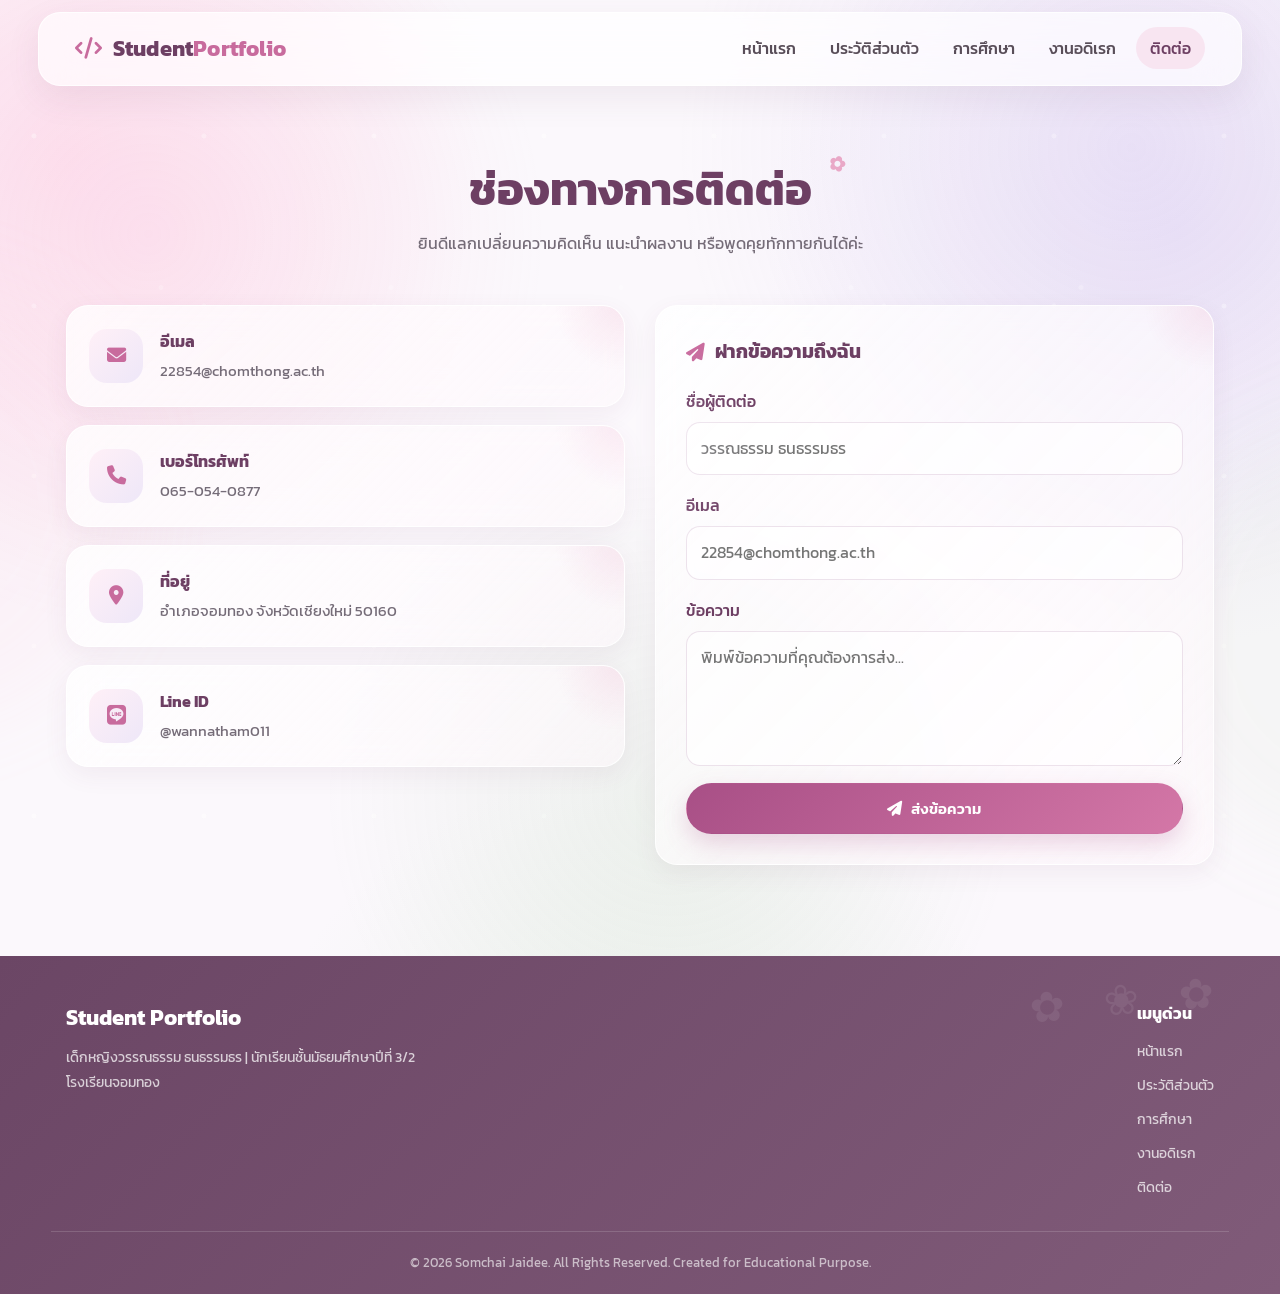
<file: contact.html>
<!DOCTYPE html>
<html lang="th">
<head>
    <meta charset="UTF-8">
    <meta name="viewport" content="width=device-width, initial-scale=1.0">
    <title>ติดต่อ | Student Portfolio</title>
    <link rel="stylesheet" href="style.css">
    <link rel="stylesheet" href="floral-effects.css">
    <link rel="stylesheet" href="https://cdnjs.cloudflare.com/ajax/libs/font-awesome/6.4.0/css/all.min.css">
</head>
<body>

    <!-- Navigation Bar -->
    <header class="navbar">
        <div class="nav-container">
            <a href="index.html" class="logo">
                <i class="fa-solid fa-code"></i> Student<span>Portfolio</span>
            </a>
            <nav>
                <ul class="nav-links">
                    <li><a href="index.html">หน้าแรก</a></li>
                    <li><a href="profile.html">ประวัติส่วนตัว</a></li>
                    <li><a href="education.html">การศึกษา</a></li>
                    <li><a href="hobby.html">งานอดิเรก</a></li>
                    <li><a href="contact.html" class="active">ติดต่อ</a></li>
                </ul>
            </nav>
        </div>
    </header>

    <!-- Main Content -->
    <main class="page-content">
        <section class="container">
            <div class="section-title">
                <h2>ช่องทางการติดต่อ</h2>
                <p>ยินดีแลกเปลี่ยนความคิดเห็น แนะนำผลงาน หรือพูดคุยทักทายกันได้ค่ะ</p>
            </div>

            <div class="contact-layout">
                <!-- Contact Info Cards -->
                <div class="contact-cards-grid">
                    <div class="card contact-card">
                        <div class="contact-icon"><i class="fa-solid fa-envelope"></i></div>
                        <div>
                            <h4>อีเมล</h4>
                            <p>22854@chomthong.ac.th</p>
                        </div>
                    </div>

                    <div class="card contact-card">
                        <div class="contact-icon"><i class="fa-solid fa-phone"></i></div>
                        <div>
                            <h4>เบอร์โทรศัพท์</h4>
                            <p>065-054-0877</p>
                        </div>
                    </div>

                    <div class="card contact-card">
                        <div class="contact-icon"><i class="fa-solid fa-location-dot"></i></div>
                        <div>
                            <h4>ที่อยู่</h4>
                            <p>อำเภอจอมทอง จังหวัดเชียงใหม่ 50160</p>
                        </div>
                    </div>

                    <div class="card contact-card">
                        <div class="contact-icon"><i class="fa-brands fa-line"></i></div>
                        <div>
                            <h4>Line ID</h4>
                            <p>@wannatham011</p>
                        </div>
                    </div>
                </div>

                <!-- Contact Message Form -->
                <div class="card contact-form-card">
                    <h3><i class="fa-solid fa-paper-plane"></i> ฝากข้อความถึงฉัน</h3>
                    <form action="#" method="get" class="contact-form">
                        <div class="form-group">
                            <label for="name">ชื่อผู้ติดต่อ</label>
                            <input type="text" id="name" placeholder="วรรณธรรม ธนธรรมธร" required>
                        </div>
                        <div class="form-group">
                            <label for="email">อีเมล</label>
                            <input type="email" id="email" placeholder="22854@chomthong.ac.th" required>
                        </div>
                        <div class="form-group">
                            <label for="message">ข้อความ</label>
                            <textarea id="message" rows="4" placeholder="พิมพ์ข้อความที่คุณต้องการส่ง..." required></textarea>
                        </div>
                        <button type="submit" class="btn btn-primary btn-full"><i class="fa-solid fa-paper-plane"></i> ส่งข้อความ</button>
                    </form>
                </div>
            </div>
        </section>
    </main>

    <!-- Footer -->
    <footer class="footer">
        <div class="container footer-container">
            <div class="footer-info">
                <h3>Student Portfolio</h3>
                <p>เด็กหญิงวรรณธรรม ธนธรรมธร | นักเรียนชั้นมัธยมศึกษาปีที่ 3/2</p>
                <p>โรงเรียนจอมทอง</p>
            </div>
            <div class="footer-links">
                <h4>เมนูด่วน</h4>
                <ul>
                    <li><a href="index.html">หน้าแรก</a></li>
                    <li><a href="profile.html">ประวัติส่วนตัว</a></li>
                    <li><a href="education.html">การศึกษา</a></li>
                    <li><a href="hobby.html">งานอดิเรก</a></li>
                    <li><a href="contact.html">ติดต่อ</a></li>
                </ul>
            </div>
        </div>
        <div class="footer-bottom">
            <p>&copy; 2026 Somchai Jaidee. All Rights Reserved. Created for Educational Purpose.</p>
        </div>
    </footer>

<script src="floral-effects.js"></script>
</body>
</html>
</file>
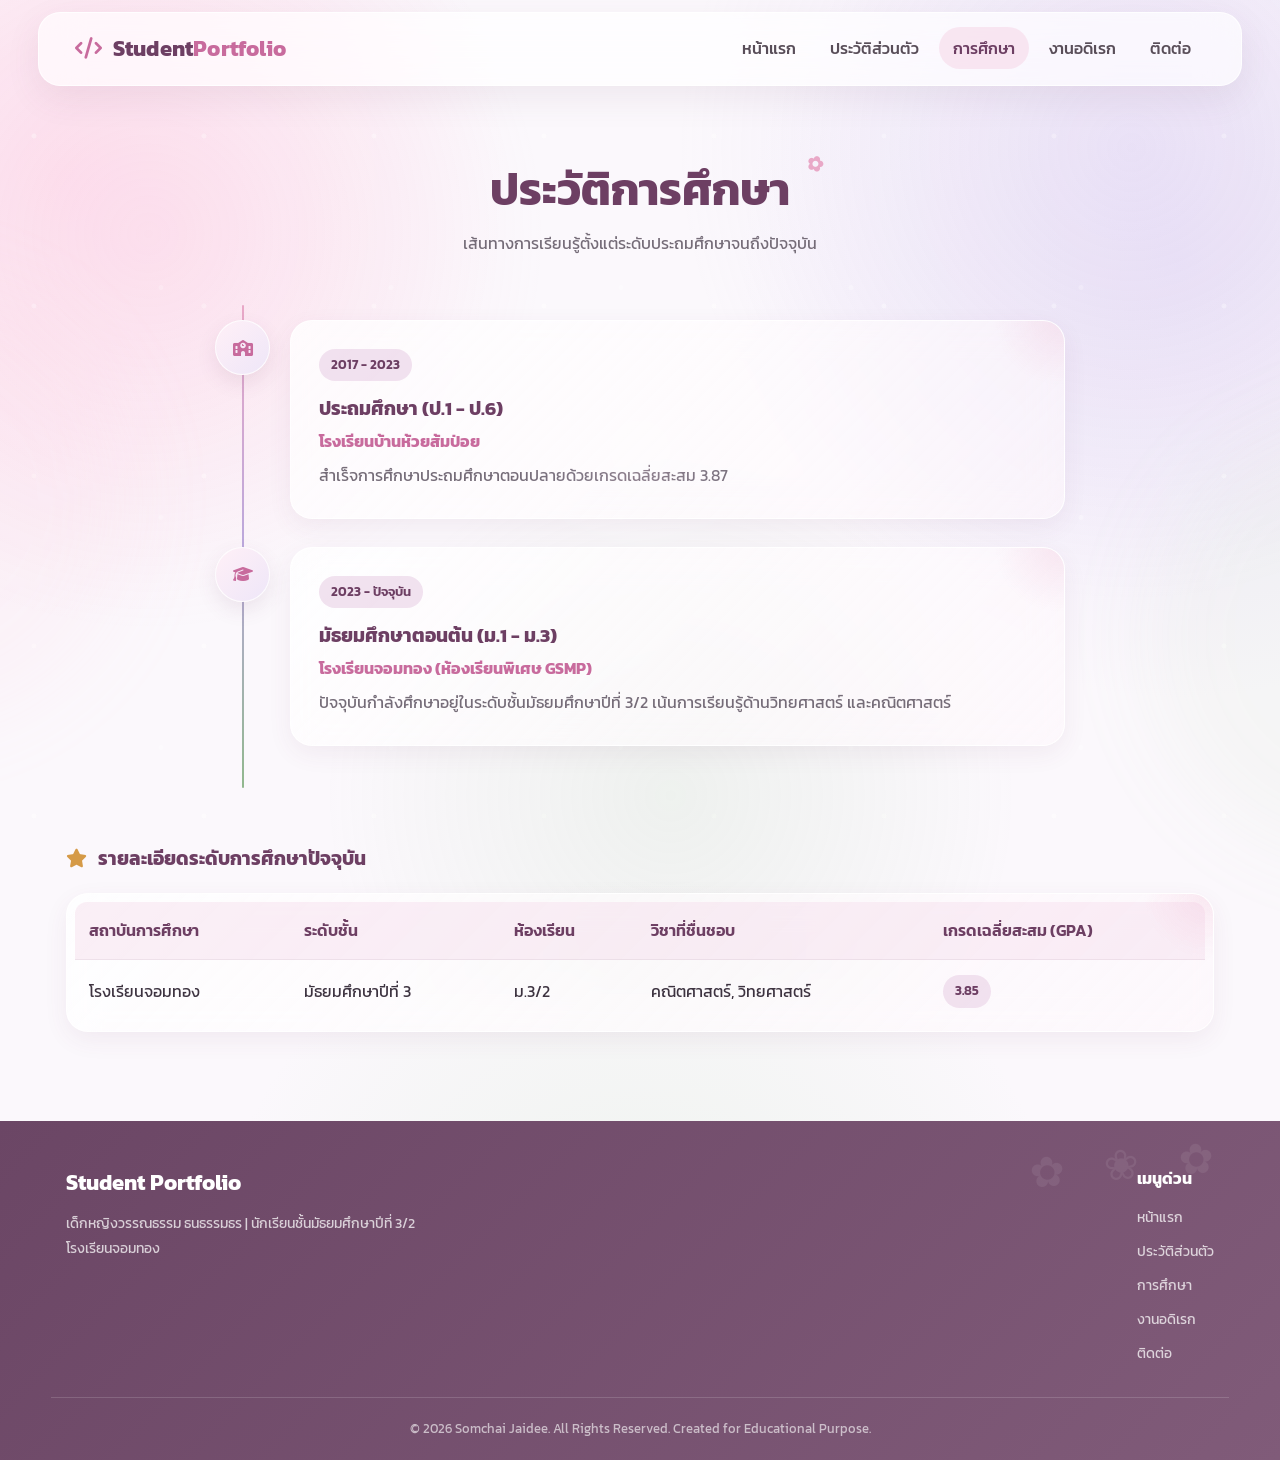
<file: education.html>
<!DOCTYPE html>
<html lang="th">
<head>
    <meta charset="UTF-8">
    <meta name="viewport" content="width=device-width, initial-scale=1.0">
    <title>การศึกษา | Student Portfolio</title>
    <link rel="stylesheet" href="style.css">
    <link rel="stylesheet" href="floral-effects.css">
    <link rel="stylesheet" href="https://cdnjs.cloudflare.com/ajax/libs/font-awesome/6.4.0/css/all.min.css">
</head>
<body>

    <!-- Navigation Bar -->
    <header class="navbar">
        <div class="nav-container">
            <a href="index.html" class="logo">
                <i class="fa-solid fa-code"></i> Student<span>Portfolio</span>
            </a>
            <nav>
                <ul class="nav-links">
                    <li><a href="index.html">หน้าแรก</a></li>
                    <li><a href="profile.html">ประวัติส่วนตัว</a></li>
                    <li><a href="education.html" class="active">การศึกษา</a></li>
                    <li><a href="hobby.html">งานอดิเรก</a></li>
                    <li><a href="contact.html">ติดต่อ</a></li>
                </ul>
            </nav>
        </div>
    </header>

    <!-- Main Content -->
    <main class="page-content">
        <section class="container">
            <div class="section-title">
                <h2>ประวัติการศึกษา</h2>
                <p>เส้นทางการเรียนรู้ตั้งแต่ระดับประถมศึกษาจนถึงปัจจุบัน</p>
            </div>

            <!-- Education Timeline -->
            <div class="timeline">
                <div class="timeline-item">
                    <div class="timeline-icon"><i class="fa-solid fa-school"></i></div>
                    <div class="timeline-content card">
                        <span class="time-badge">2017 - 2023</span>
                        <h3>ประถมศึกษา (ป.1 - ป.6)</h3>
                        <h4>โรงเรียนบ้านห้วยส้มป่อย</h4>
                        <p>สำเร็จการศึกษาประถมศึกษาตอนปลายด้วยเกรดเฉลี่ยสะสม 3.87</p>
                    </div>
                </div>

                <div class="timeline-item">
                    <div class="timeline-icon"><i class="fa-solid fa-graduation-cap"></i></div>
                    <div class="timeline-content card">
                        <span class="time-badge">2023 - ปัจจุบัน</span>
                        <h3>มัธยมศึกษาตอนต้น (ม.1 - ม.3)</h3>
                        <h4>โรงเรียนจอมทอง (ห้องเรียนพิเศษ GSMP)</h4>
                        <p>ปัจจุบันกำลังศึกษาอยู่ในระดับชั้นมัธยมศึกษาปีที่ 3/2 เน้นการเรียนรู้ด้านวิทยศาสตร์ และคณิตศาสตร์</p>
                    </div>
                </div>
            </div>

            <!-- Education Highlights Table -->
            <div class="education-highlights">
                <h3 class="sub-heading"><i class="fa-solid fa-star"></i> รายละเอียดระดับการศึกษาปัจจุบัน</h3>
                <div class="table-responsive card">
                    <table class="styled-table">
                        <thead>
                            <tr>
                                <th>สถาบันการศึกษา</th>
                                <th>ระดับชั้น</th>
                                <th>ห้องเรียน</th>
                                <th>วิชาที่ชื่นชอบ</th>
                                <th>เกรดเฉลี่ยสะสม (GPA)</th>
                            </tr>
                        </thead>
                        <tbody>
                            <tr>
                                <td>โรงเรียนจอมทอง</td>
                                <td>มัธยมศึกษาปีที่ 3</td>
                                <td>ม.3/2</td>
                                <td>คณิตศาสตร์, วิทยศาสตร์</td>
                                <td><span class="gpa-badge">3.85</span></td>
                            </tr>
                        </tbody>
                    </table>
                </div>
            </div>
        </section>
    </main>

    <!-- Footer -->
    <footer class="footer">
        <div class="container footer-container">
            <div class="footer-info">
                <h3>Student Portfolio</h3>
                <p>เด็กหญิงวรรณธรรม ธนธรรมธร | นักเรียนชั้นมัธยมศึกษาปีที่ 3/2</p>
                <p>โรงเรียนจอมทอง</p>
            </div>
            <div class="footer-links">
                <h4>เมนูด่วน</h4>
                <ul>
                    <li><a href="index.html">หน้าแรก</a></li>
                    <li><a href="profile.html">ประวัติส่วนตัว</a></li>
                    <li><a href="education.html">การศึกษา</a></li>
                    <li><a href="hobby.html">งานอดิเรก</a></li>
                    <li><a href="contact.html">ติดต่อ</a></li>
                </ul>
            </div>
        </div>
        <div class="footer-bottom">
            <p>&copy; 2026 Somchai Jaidee. All Rights Reserved. Created for Educational Purpose.</p>
        </div>
    </footer>

<script src="floral-effects.js"></script>
</body>
</html>
</file>
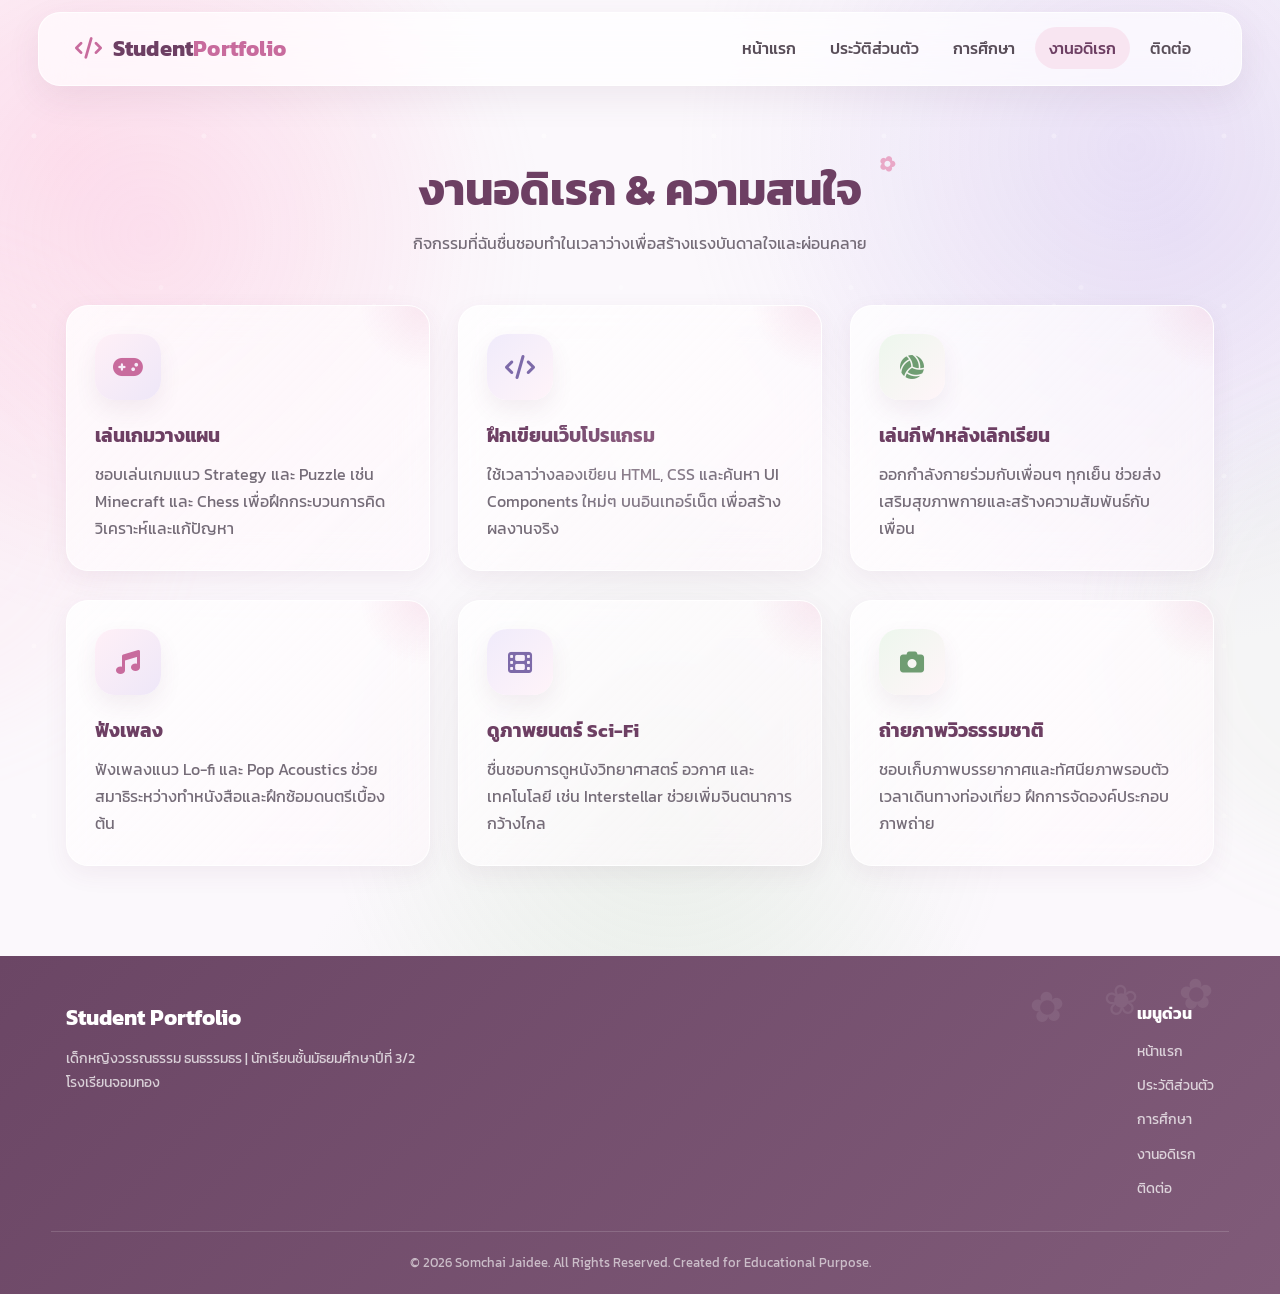
<file: hobby.html>
<!DOCTYPE html>
<html lang="th">
<head>
    <meta charset="UTF-8">
    <meta name="viewport" content="width=device-width, initial-scale=1.0">
    <title>งานอดิเรก | Student Portfolio</title>
    <link rel="stylesheet" href="style.css">
    <link rel="stylesheet" href="floral-effects.css">
    <link rel="stylesheet" href="https://cdnjs.cloudflare.com/ajax/libs/font-awesome/6.4.0/css/all.min.css">
</head>
<body>

    <!-- Navigation Bar -->
    <header class="navbar">
        <div class="nav-container">
            <a href="index.html" class="logo">
                <i class="fa-solid fa-code"></i> Student<span>Portfolio</span>
            </a>
            <nav>
                <ul class="nav-links">
                    <li><a href="index.html">หน้าแรก</a></li>
                    <li><a href="profile.html">ประวัติส่วนตัว</a></li>
                    <li><a href="education.html">การศึกษา</a></li>
                    <li><a href="hobby.html" class="active">งานอดิเรก</a></li>
                    <li><a href="contact.html">ติดต่อ</a></li>
                </ul>
            </nav>
        </div>
    </header>

    <!-- Main Content -->
    <main class="page-content">
        <section class="container">
            <div class="section-title">
                <h2>งานอดิเรก & ความสนใจ</h2>
                <p>กิจกรรมที่ฉันชื่นชอบทำในเวลาว่างเพื่อสร้างแรงบันดาลใจและผ่อนคลาย</p>
            </div>

            <div class="grid grid-3">
                <!-- Hobby Card 1 -->
                <div class="card hobby-card">
                    <div class="hobby-icon icon-game"><i class="fa-solid fa-gamepad"></i></div>
                    <h3>เล่นเกมวางแผน</h3>
                    <p>ชอบเล่นเกมแนว Strategy และ Puzzle เช่น Minecraft และ Chess เพื่อฝึกกระบวนการคิดวิเคราะห์และแก้ปัญหา</p>
                </div>

                <!-- Hobby Card 2 -->
                <div class="card hobby-card">
                    <div class="hobby-icon icon-tech"><i class="fa-solid fa-code"></i></div>
                    <h3>ฝึกเขียนเว็บโปรแกรม</h3>
                    <p>ใช้เวลาว่างลองเขียน HTML, CSS และค้นหา UI Components ใหม่ๆ บนอินเทอร์เน็ต เพื่อสร้างผลงานจริง</p>
                </div>

                <!-- Hobby Card 3 -->
                <div class="card hobby-card">
                    <div class="hobby-icon icon-sports"><i class="fa-solid fa-volleyball"></i></div>
                    <h3>เล่นกีฬาหลังเลิกเรียน</h3>
                    <p>ออกกำลังกายร่วมกับเพื่อนๆ ทุกเย็น ช่วยส่งเสริมสุขภาพกายและสร้างความสัมพันธ์กับเพื่อน</p>
                </div>

                <!-- Hobby Card 4 -->
                <div class="card hobby-card">
                    <div class="hobby-icon icon-music"><i class="fa-solid fa-music"></i></div>
                    <h3>ฟังเพลง</h3>
                    <p>ฟังเพลงแนว Lo-fi และ Pop Acoustics ช่วยสมาธิระหว่างทำหนังสือและฝึกซ้อมดนตรีเบื้องต้น</p>
                </div>

                <!-- Hobby Card 5 -->
                <div class="card hobby-card">
                    <div class="hobby-icon icon-movie"><i class="fa-solid fa-film"></i></div>
                    <h3>ดูภาพยนตร์ Sci-Fi</h3>
                    <p>ชื่นชอบการดูหนังวิทยาศาสตร์ อวกาศ และเทคโนโลยี เช่น Interstellar ช่วยเพิ่มจินตนาการกว้างไกล</p>
                </div>

                <!-- Hobby Card 6 -->
                <div class="card hobby-card">
                    <div class="hobby-icon icon-photo"><i class="fa-solid fa-camera"></i></div>
                    <h3>ถ่ายภาพวิวธรรมชาติ</h3>
                    <p>ชอบเก็บภาพบรรยากาศและทัศนียภาพรอบตัวเวลาเดินทางท่องเที่ยว ฝึกการจัดองค์ประกอบภาพถ่าย</p>
                </div>
            </div>
        </section>
    </main>

    <!-- Footer -->
    <footer class="footer">
        <div class="container footer-container">
            <div class="footer-info">
                <h3>Student Portfolio</h3>
                <p>เด็กหญิงวรรณธรรม ธนธรรมธร | นักเรียนชั้นมัธยมศึกษาปีที่ 3/2</p>
                <p>โรงเรียนจอมทอง</p>
            </div>
            <div class="footer-links">
                <h4>เมนูด่วน</h4>
                <ul>
                    <li><a href="index.html">หน้าแรก</a></li>
                    <li><a href="profile.html">ประวัติส่วนตัว</a></li>
                    <li><a href="education.html">การศึกษา</a></li>
                    <li><a href="hobby.html">งานอดิเรก</a></li>
                    <li><a href="contact.html">ติดต่อ</a></li>
                </ul>
            </div>
        </div>
        <div class="footer-bottom">
            <p>&copy; 2026 Somchai Jaidee. All Rights Reserved. Created for Educational Purpose.</p>
        </div>
    </footer>

<script src="floral-effects.js"></script>
</body>
</html>
</file>
<file: style.css>
@import url('https://fonts.googleapis.com/css2?family=Kanit:wght@300;400;500;600;700&family=Playfair+Display:wght@500;600;700&display=swap');

:root {
    --primary-dark: #6d3f63;
    --primary: #c86b9d;
    --primary-light: #e9a8c7;
    --accent-blue: #c9b8e8;
    --bg-light: #fff3f8;
    --body-bg: #fbf8fc;
    --white: #ffffff;
    --text-dark: #3d3340;
    --text-muted: #756c78;
    --border-color: rgba(188, 145, 177, .22);
    --green: #91b88e;
    --lavender: #bba8dc;
    --shadow-sm: 0 8px 24px rgba(109, 63, 99, .07);
    --shadow-md: 0 16px 42px rgba(109, 63, 99, .11);
    --shadow-lg: 0 25px 65px rgba(109, 63, 99, .16);
    --radius-sm: 12px;
    --radius-md: 22px;
    --radius-lg: 32px;
    --transition: all .35s cubic-bezier(.2,.8,.2,1);
}

* { margin: 0; padding: 0; box-sizing: border-box; }
html { scroll-behavior: smooth; }
body {
    font-family: 'Kanit', sans-serif;
    background:
        radial-gradient(circle at 5% 12%, rgba(255, 201, 225, .42), transparent 25%),
        radial-gradient(circle at 92% 18%, rgba(216, 202, 242, .38), transparent 26%),
        radial-gradient(circle at 50% 90%, rgba(194, 224, 190, .26), transparent 30%),
        var(--body-bg);
    color: var(--text-dark);
    line-height: 1.7;
    display: flex;
    flex-direction: column;
    min-height: 100vh;
    overflow-x: hidden;
}
body::before {
    content: '';
    position: fixed;
    inset: 0;
    pointer-events: none;
    z-index: -5;
    background-image:
        radial-gradient(circle at 20% 80%, rgba(255,255,255,.72) 0 2px, transparent 3px),
        radial-gradient(circle at 70% 25%, rgba(255,255,255,.55) 0 2px, transparent 3px);
    background-size: 170px 170px, 230px 230px;
    opacity: .65;
}
a { text-decoration: none; color: inherit; transition: var(--transition); }
ul { list-style: none; }
img { max-width: 100%; height: auto; display: block; }
button, input, textarea { font: inherit; }

.container { width: min(92%, 1200px); margin: 0 auto; padding: 0 15px; }
.page-content { flex: 1; padding: 76px 0 90px; }
.grid { display: grid; gap: 28px; }
.grid-3 { grid-template-columns: repeat(auto-fit, minmax(280px, 1fr)); }

/* Navigation */
.navbar {
    position: sticky; top: 12px; z-index: 1000;
    width: min(94%, 1240px); margin: 12px auto 0;
    background: rgba(255,255,255,.68);
    backdrop-filter: blur(20px) saturate(130%);
    -webkit-backdrop-filter: blur(20px) saturate(130%);
    border: 1px solid rgba(255,255,255,.8);
    border-radius: 22px;
    box-shadow: 0 12px 35px rgba(109,63,99,.09);
}
.nav-container { display:flex; justify-content:space-between; align-items:center; min-height:72px; width:94%; max-width:1200px; margin:0 auto; gap:20px; }
.logo { font-size:1.35rem; font-weight:700; color:var(--primary-dark); white-space:nowrap; letter-spacing:.2px; }
.logo i { color:var(--primary); margin-right:5px; }
.logo span { color:var(--primary); }
.nav-links { display:flex; gap:6px; align-items:center; flex-wrap:wrap; justify-content:flex-end; }
.nav-links a { position:relative; font-weight:500; padding:9px 14px; border-radius:999px; color:#594e59; }
.nav-links a:hover, .nav-links a.active { color:var(--primary-dark); background:rgba(247,222,236,.72); }

/* Hero */
.hero-section { position:relative; padding:95px 0 105px; overflow:hidden; }
.hero-section::before { content:''; position:absolute; width:520px; height:520px; border-radius:50%; right:-170px; top:-220px; background:radial-gradient(circle, rgba(233,168,199,.28), transparent 68%); filter:blur(8px); }
.hero-section::after { content:'✿'; position:absolute; left:5%; bottom:5%; color:rgba(145,184,142,.25); font-size:130px; transform:rotate(-15deg); pointer-events:none; }
.hero-container { display:grid; grid-template-columns:1.08fr .92fr; align-items:center; gap:55px; }
.hero-content { position:relative; z-index:2; }
.badge { display:inline-flex; align-items:center; gap:8px; padding:8px 16px; background:rgba(255,255,255,.7); color:var(--primary-dark); border:1px solid rgba(255,255,255,.85); border-radius:999px; font-size:.86rem; font-weight:600; box-shadow:var(--shadow-sm); backdrop-filter:blur(10px); }
.badge i { color:var(--primary); }
.hero-content h1 { font-size:clamp(2.25rem, 4.4vw, 4rem); color:var(--text-dark); margin:20px 0 17px; line-height:1.18; letter-spacing:-.5px; }
.highlight { color:var(--primary-dark); background:linear-gradient(90deg,#a95085,#d878a8,#876cae); -webkit-background-clip:text; background-clip:text; color:transparent; }
.hero-subtitle { max-width:690px; font-size:1.08rem; color:var(--text-muted); margin-bottom:30px; }
.hero-buttons { display:flex; flex-wrap:wrap; gap:13px; }
.btn { display:inline-flex; align-items:center; justify-content:center; gap:9px; padding:12px 22px; font-size:.95rem; font-weight:600; border-radius:999px; cursor:pointer; border:1px solid transparent; transition:var(--transition); }
.btn-primary { background:linear-gradient(135deg,#a84f86,#d477a7); color:#fff; box-shadow:0 10px 25px rgba(168,79,134,.23); }
.btn-primary:hover { transform:translateY(-3px); box-shadow:0 15px 32px rgba(168,79,134,.3); }
.btn-secondary { background:rgba(255,255,255,.62); color:var(--primary-dark); border-color:rgba(200,107,157,.18); box-shadow:var(--shadow-sm); backdrop-filter:blur(10px); }
.btn-secondary:hover { background:#fff; transform:translateY(-3px); box-shadow:var(--shadow-md); }
.btn-full { width:100%; }
.hero-image-wrapper { position:relative; display:flex; justify-content:center; min-height:390px; align-items:center; }
.image-bg-circle { position:absolute; width:350px; height:350px; border-radius:50%; background:radial-gradient(circle at 35% 30%, #f7c6da, #d4c2eb 60%, #b5cfae); filter:blur(24px); opacity:.62; }
.hero-image-wrapper::before { content:'❀'; position:absolute; top:0; left:7%; color:#d88fb2; font-size:42px; opacity:.6; animation:softFloat 5s ease-in-out infinite; }
.hero-image-wrapper::after { content:'✿'; position:absolute; right:4%; bottom:2%; color:#91b88e; font-size:56px; opacity:.5; animation:softFloat 6s ease-in-out infinite reverse; }
.hero-img { position:relative; z-index:2; width:330px; height:330px; object-fit:cover; border-radius:46% 54% 52% 48% / 54% 45% 55% 46%; border:7px solid rgba(255,255,255,.82); box-shadow:0 25px 60px rgba(109,63,99,.18); animation:heroFloat 5s ease-in-out infinite; }
@keyframes heroFloat { 0%,100%{transform:translateY(0) rotate(0deg)} 50%{transform:translateY(-10px) rotate(1.2deg)} }
@keyframes softFloat { 0%,100%{transform:translateY(0) rotate(0)} 50%{transform:translateY(-13px) rotate(8deg)} }

/* Sections / cards */
.highlights-section { padding:25px 0 80px; }
.section-title { text-align:center; margin-bottom:48px; }
.section-title h2 { font-size:clamp(2rem,4vw,2.8rem); color:var(--primary-dark); margin-bottom:12px; position:relative; display:inline-block; line-height:1.25; }
.section-title h2::after { content:'✿'; position:absolute; right:-34px; top:-10px; color:var(--primary-light); font-size:20px; transform:rotate(18deg); }
.section-title p { color:var(--text-muted); font-size:1rem; }
.card { position:relative; overflow:hidden; background:linear-gradient(135deg,rgba(255,255,255,.78),rgba(255,248,252,.55)); border:1px solid rgba(255,255,255,.82); border-radius:var(--radius-md); padding:28px; box-shadow:var(--shadow-sm); backdrop-filter:blur(16px); -webkit-backdrop-filter:blur(16px); transition:var(--transition); }
.card::before { content:''; position:absolute; width:130px; height:130px; right:-60px; top:-65px; border-radius:50%; background:radial-gradient(circle,rgba(233,168,199,.22),transparent 70%); pointer-events:none; }
.card:hover { transform:translateY(-6px); box-shadow:var(--shadow-md); border-color:rgba(200,107,157,.25); }
.highlight-card { text-align:center; min-height:220px; }
.card-icon { width:64px; height:64px; background:linear-gradient(135deg,#fff1f7,#eee8f8); color:var(--primary); border-radius:50% 44% 55% 48%; display:flex; align-items:center; justify-content:center; font-size:1.45rem; margin:0 auto 20px; box-shadow:inset 0 1px 0 #fff, 0 9px 20px rgba(109,63,99,.08); }
.card h3 { color:var(--primary-dark); margin-bottom:9px; }
.card p { color:var(--text-muted); }

/* Profile */
.profile-layout { display:grid; grid-template-columns:320px 1fr; gap:30px; }
.profile-img-card { text-align:center; align-self:start; }
.profile-avatar { width:205px; height:205px; border-radius:50%; object-fit:cover; margin:0 auto 20px; border:6px solid rgba(255,255,255,.8); box-shadow:0 18px 40px rgba(109,63,99,.14); }
.role-tag { color:var(--primary); font-weight:500; margin-bottom:15px; }
.social-mini { display:flex; justify-content:center; gap:12px; }
.social-mini a { width:40px; height:40px; background:rgba(247,226,237,.8); color:var(--primary-dark); border-radius:50%; display:flex; align-items:center; justify-content:center; }
.social-mini a:hover { background:linear-gradient(135deg,#c86b9d,#9c7bb9); color:#fff; transform:translateY(-3px); }
.profile-details { display:flex; flex-direction:column; gap:25px; }
.info-card h3, .bio-card h3, .contact-form-card h3 { display:flex; align-items:center; gap:10px; }
.info-card h3 i, .bio-card h3 i, .contact-form-card h3 i { color:var(--primary); }
.info-grid { display:grid; grid-template-columns:1fr 1fr; gap:16px; margin-top:18px; }
.info-item { padding:13px 15px; border-radius:14px; background:rgba(255,255,255,.45); border:1px solid rgba(200,107,157,.09); }
.info-item .label { font-weight:600; color:var(--text-muted); display:block; font-size:.88rem; }
.info-item .value { font-size:1rem; color:var(--text-dark); }

/* Education */
.timeline { position:relative; max-width:850px; margin:0 auto 55px; padding:15px 0; }
.timeline::before { content:''; position:absolute; top:0; bottom:0; left:27px; width:2px; background:linear-gradient(var(--primary-light),var(--lavender),var(--green)); border-radius:5px; }
.timeline-item { position:relative; display:grid; grid-template-columns:55px 1fr; gap:20px; margin-bottom:28px; }
.timeline-icon { width:55px; height:55px; border-radius:50%; background:linear-gradient(135deg,#fff0f7,#eee6f8); color:var(--primary); display:flex; align-items:center; justify-content:center; position:relative; z-index:2; box-shadow:0 8px 20px rgba(109,63,99,.1); border:1px solid rgba(255,255,255,.8); }
.timeline-content { margin:0; }
.time-badge, .gpa-badge { display:inline-block; padding:5px 12px; border-radius:999px; background:rgba(236,214,232,.7); color:var(--primary-dark); font-size:.82rem; font-weight:600; }
.timeline-content h3 { margin:12px 0 3px; }
.timeline-content h4 { color:var(--primary); margin-bottom:7px; }
.sub-heading { color:var(--primary-dark); margin-bottom:18px; }
.sub-heading i { color:#d59a47; margin-right:7px; }
.table-responsive { overflow-x:auto; padding:8px; }
.styled-table { width:100%; border-collapse:separate; border-spacing:0; min-width:680px; }
.styled-table th, .styled-table td { padding:15px 14px; text-align:left; border-bottom:1px solid rgba(109,63,99,.08); }
.styled-table th { color:var(--primary-dark); background:rgba(246,225,237,.52); font-weight:600; }
.styled-table th:first-child { border-radius:12px 0 0 0; } .styled-table th:last-child { border-radius:0 12px 0 0; }
.styled-table tr:last-child td { border-bottom:0; }

/* Hobby */
.hobby-card { min-height:265px; }
.hobby-icon { width:66px; height:66px; display:flex; align-items:center; justify-content:center; border-radius:20px; margin-bottom:20px; font-size:1.5rem; background:linear-gradient(135deg,#fff0f7,#eee7f8); color:var(--primary); box-shadow:0 10px 22px rgba(109,63,99,.08); }
.hobby-card:nth-child(3n+2) .hobby-icon { color:#7d6aa9; background:linear-gradient(135deg,#f0ebfb,#fff4f9); }
.hobby-card:nth-child(3n) .hobby-icon { color:#6f9d72; background:linear-gradient(135deg,#edf7ed,#fff5f9); }

/* Contact */
.contact-layout { display:grid; grid-template-columns:1fr 1fr; gap:30px; align-items:start; }
.contact-cards-grid { display:grid; gap:18px; }
.contact-card { display:flex; align-items:center; gap:17px; padding:22px; }
.contact-icon { width:54px; height:54px; flex:0 0 54px; display:flex; align-items:center; justify-content:center; border-radius:18px; background:linear-gradient(135deg,#fff0f7,#eee7f8); color:var(--primary); font-size:1.2rem; }
.contact-card h4 { color:var(--primary-dark); margin-bottom:3px; }
.contact-card p { color:var(--text-muted); font-size:.95rem; word-break:break-word; }
.contact-form-card { padding:30px; }
.contact-form { display:flex; flex-direction:column; gap:17px; margin-top:20px; }
.form-group { display:flex; flex-direction:column; gap:7px; }
.form-group label { color:var(--primary-dark); font-weight:500; }
.form-group input, .form-group textarea { width:100%; border:1px solid rgba(180,140,174,.24); background:rgba(255,255,255,.64); color:var(--text-dark); border-radius:14px; padding:12px 14px; outline:none; transition:var(--transition); }
.form-group input:focus, .form-group textarea:focus { border-color:var(--primary-light); box-shadow:0 0 0 4px rgba(233,168,199,.16); background:#fff; }
.form-group textarea { resize:vertical; min-height:120px; }

/* Footer */
.footer { position:relative; background:linear-gradient(135deg,#6b4665,#805b79); color:#fff; margin-top:auto; padding-top:44px; overflow:hidden; }
.footer::before { content:'✿  ❀  ✿'; position:absolute; right:4%; top:8px; font-size:42px; letter-spacing:15px; color:rgba(255,255,255,.08); transform:rotate(-5deg); }
.footer-container { display:flex; justify-content:space-between; gap:35px; padding-bottom:30px; border-bottom:1px solid rgba(255,255,255,.15); }
.footer-info h3 { font-size:1.35rem; margin-bottom:9px; }
.footer-info p, .footer-links a { color:rgba(255,255,255,.74); font-size:.9rem; }
.footer-links h4 { margin-bottom:10px; }
.footer-links ul { display:flex; flex-direction:column; gap:7px; }
.footer-links a:hover { color:#fff; transform:translateX(4px); }
.footer-bottom { text-align:center; padding:20px 0; font-size:.82rem; color:rgba(255,255,255,.62); }

@media (max-width: 992px) {
    .hero-container, .profile-layout, .contact-layout { grid-template-columns:1fr; }
    .hero-content { text-align:center; }
    .hero-subtitle { margin-left:auto; margin-right:auto; }
    .hero-buttons { justify-content:center; }
    .hero-image-wrapper { min-height:350px; }
    .profile-layout { max-width:760px; margin:0 auto; }
    .profile-img-card { max-width:420px; width:100%; margin:0 auto; }
}
@media (max-width: 768px) {
    .navbar { top:7px; margin-top:7px; border-radius:18px; }
    .nav-container { flex-direction:column; padding:13px 0; gap:9px; }
    .nav-links { width:100%; flex-wrap:nowrap; overflow-x:auto; justify-content:flex-start; padding-bottom:3px; scrollbar-width:none; }
    .nav-links::-webkit-scrollbar { display:none; }
    .nav-links a { white-space:nowrap; font-size:.83rem; padding:7px 11px; }
    .hero-section { padding:65px 0 70px; }
    .hero-content h1 { font-size:2.15rem; }
    .hero-image-wrapper { min-height:290px; }
    .hero-img, .image-bg-circle { width:245px; height:245px; }
    .page-content { padding:55px 0 70px; }
    .section-title { margin-bottom:35px; }
    .section-title h2 { font-size:2rem; }
    .section-title h2::after { right:-25px; font-size:16px; }
    .info-grid { grid-template-columns:1fr; }
    .timeline-item { grid-template-columns:44px 1fr; gap:12px; }
    .timeline-icon { width:44px; height:44px; }
    .timeline::before { left:21px; }
    .footer-container { flex-direction:column; text-align:center; }
    .footer-links ul { align-items:center; }
}
@media (max-width: 480px) {
    .container { width:95%; padding:0 8px; }
    .hero-content h1 { font-size:1.85rem; }
    .hero-subtitle { font-size:.96rem; }
    .hero-buttons .btn { width:100%; }
    .card { padding:22px; }
    .hero-img, .image-bg-circle { width:215px; height:215px; }
}
</file>
<file: floral-effects.css>
/* =========================================================
   FLORAL DREAM — interactive atmosphere layer
   Works as a progressive enhancement on the original site.
   ========================================================= */
:root {
    --floral-pink: #e9a8c7;
    --floral-pink-deep: #c86b9d;
    --floral-purple: #c9b8e8;
    --floral-green: #a8c9a0;
    --floral-wind: 0px;
    --parallax-x: 0px;
    --parallax-y: 0px;
    --rotate-x: 0deg;
    --rotate-y: 0deg;
}

.floral-atmosphere {
    position: fixed;
    inset: -10%;
    z-index: -4;
    pointer-events: none;
    overflow: hidden;
    background:
        radial-gradient(circle at 18% 30%, rgba(255,176,207,.18), transparent 27%),
        radial-gradient(circle at 82% 22%, rgba(198,178,233,.18), transparent 30%),
        radial-gradient(circle at 52% 82%, rgba(155,198,149,.13), transparent 29%);
    animation: floral-breathe 14s ease-in-out infinite alternate;
}
.floral-atmosphere::before,
.floral-atmosphere::after {
    content: '';
    position:absolute;
    width:35vw; height:35vw; min-width:260px; min-height:260px;
    border-radius:50%;
    filter:blur(45px);
    opacity:.45;
}
.floral-atmosphere::before { left:-12%; top:34%; background:rgba(255,192,215,.23); }
.floral-atmosphere::after { right:-12%; bottom:12%; background:rgba(183,214,173,.18); }
@keyframes floral-breathe { from{transform:scale(1);opacity:.72} to{transform:scale(1.035);opacity:1} }

.floral-petals { position:fixed; inset:0; z-index:50; pointer-events:none; overflow:hidden; }
.floral-petal {
    position:absolute; top:-55px; left:0; display:block; user-select:none; pointer-events:none;
    will-change:transform,opacity; filter:drop-shadow(0 5px 7px rgba(180,90,135,.18));
    animation:floral-fall linear infinite;
}
@keyframes floral-fall {
    0% { transform:translate3d(0,-70px,0) rotate(0deg) scale(.8); opacity:0; }
    9% { opacity:1; }
    50% { transform:translate3d(calc(var(--petal-drift) + var(--floral-wind)),55vh,0) rotate(calc(var(--petal-rotate) * .5)) scale(1); }
    100% { transform:translate3d(calc(var(--petal-drift) + var(--floral-wind)),115vh,0) rotate(var(--petal-rotate)) scale(.85); opacity:0; }
}

.floral-cursor-glow {
    position:fixed; left:0; top:0; width:260px; height:260px; margin:-130px 0 0 -130px;
    border-radius:50%; pointer-events:none; z-index:49;
    background:radial-gradient(circle, rgba(255,183,211,.23), rgba(207,190,238,.10) 35%, transparent 70%);
    filter:blur(8px); mix-blend-mode:screen; will-change:transform;
}

[data-tilt] {
    transform:perspective(950px) rotateX(var(--rotate-x)) rotateY(var(--rotate-y));
    transform-style:preserve-3d;
    will-change:transform;
}
[data-tilt]:hover { transform:perspective(950px) rotateX(var(--rotate-x)) rotateY(var(--rotate-y)); }
[data-tilt].floral-tilting { box-shadow:0 24px 55px rgba(180,100,150,.18), 0 0 0 1px rgba(255,255,255,.35); }
[data-tilt]::after {
    content:''; position:absolute; inset:0; border-radius:inherit; pointer-events:none;
    background:linear-gradient(115deg,transparent 25%,rgba(255,255,255,.28) 45%,transparent 60%);
    opacity:0; transform:translateX(-110%);
}
[data-tilt].floral-tilting::after { opacity:1; animation:card-shine .8s ease; }
@keyframes card-shine { to { transform:translateX(110%); } }

[data-parallax] { will-change:transform; }
.floral-interactive { transition:transform .28s ease, box-shadow .28s ease, color .28s ease, background .28s ease; }
.floral-nav-hover { color:var(--floral-pink-deep) !important; }

[data-reveal] { opacity:0; transform:translateY(25px); transition:opacity .75s ease, transform .75s cubic-bezier(.2,.8,.2,1); }
[data-reveal].is-visible { opacity:1; transform:translateY(0); }

.floral-scroll-progress { position:fixed; top:0; left:0; height:3px; width:0; z-index:2000; background:linear-gradient(90deg,#e9a8c7,#bba8dc,#a8c9a0); box-shadow:0 0 12px rgba(200,107,157,.4); pointer-events:none; }

@media (prefers-reduced-motion: reduce) {
    html { scroll-behavior:auto !important; }
    *,*::before,*::after { animation:none !important; transition:none !important; }
    .floral-petals,.floral-cursor-glow,.floral-scroll-progress { display:none !important; }
    [data-reveal] { opacity:1 !important; transform:none !important; }
}
@media (pointer:coarse) {
    .floral-cursor-glow { display:none; }
    [data-tilt] { transform:none !important; }
}
@media (max-width:767px) {
    .floral-petal { animation-duration:13s; }
    .floral-atmosphere { animation-duration:18s; }
}
</file>
